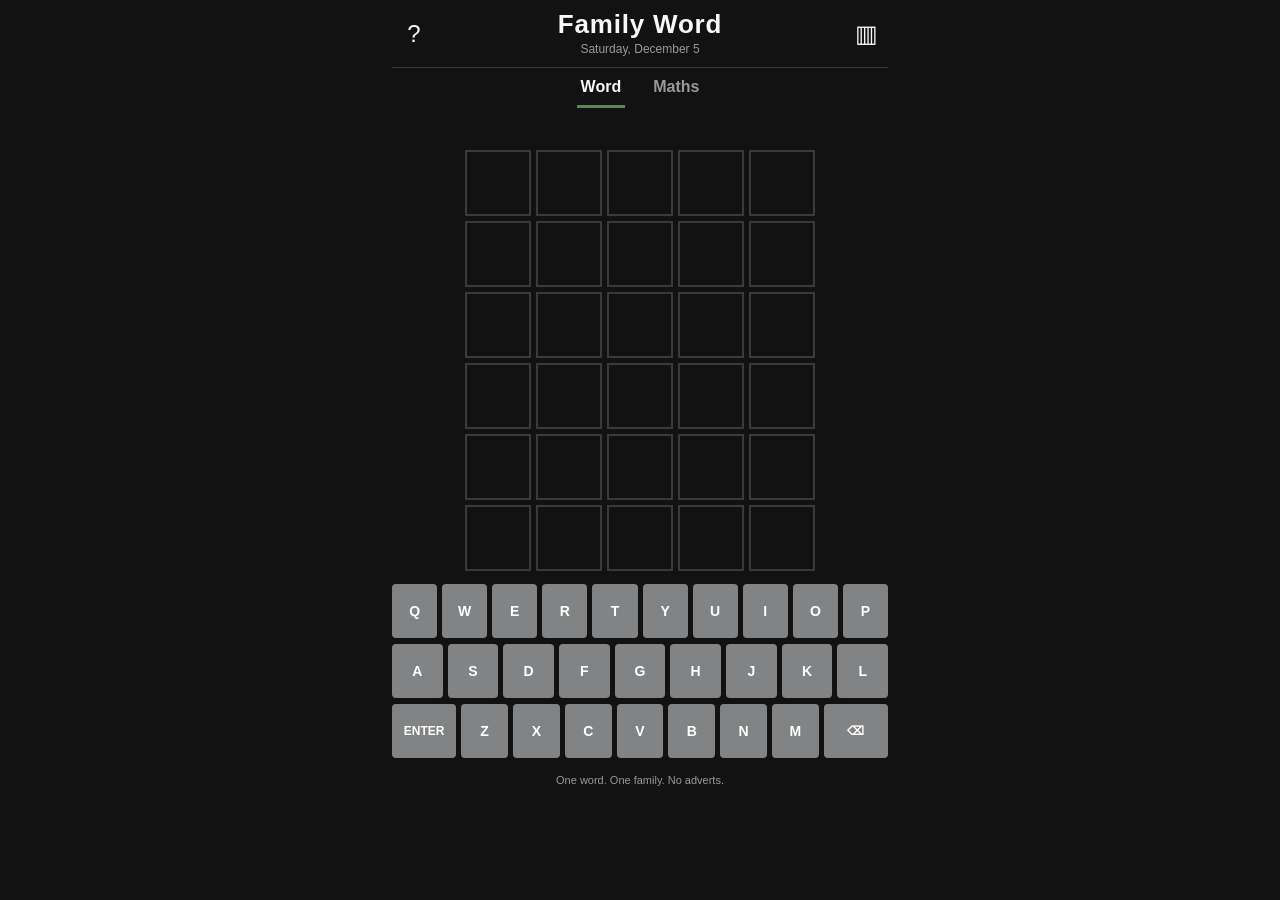
<file: index.html>
<!doctype html>
<html lang="en">
<head>
  <meta charset="utf-8" />
  <meta name="viewport" content="width=device-width,initial-scale=1,viewport-fit=cover" />
  <meta name="theme-color" content="#121213" />
  <title>Family Word</title>
  <link rel="stylesheet" href="styles.css" />
</head>
<body>
  <main class="app">
    <header class="topbar">
      <button id="helpBtn" class="icon-btn" aria-label="How to play">?</button>
      <div>
        <h1>Family Word</h1>
        <p id="dayLabel" class="subtitle"></p>
      </div>
      <button id="statsBtn" class="icon-btn" aria-label="Statistics">▥</button>
    </header>

    <nav class="game-nav" aria-label="Daily games">
      <a href="./" aria-current="page">Word</a><a href="maths.html">Maths</a>
    </nav>
    <section id="message" class="message" aria-live="polite"></section>
    <section id="board" class="board" aria-label="Word grid"></section>
    <section id="keyboard" class="keyboard" aria-label="Keyboard"></section>

    <footer>
      <button id="shareBtn" class="primary hidden">Share result</button>
      <p class="footer-note">One word. One family. No adverts.</p>
    </footer>
  </main>

  <dialog id="helpDialog">
    <form method="dialog" class="modal">
      <button class="close" aria-label="Close">×</button>
      <h2>How to play</h2>
      <p>Guess the five-letter word in six tries.</p>
      <p><span class="sample correct">A</span> right letter, right place.</p>
      <p><span class="sample present">E</span> right letter, wrong place.</p>
      <p><span class="sample absent">R</span> not in the word.</p>
      <p>Everyone gets the same word each day.</p>
    </form>
  </dialog>

  <dialog id="statsDialog">
    <form method="dialog" class="modal">
      <button class="close" aria-label="Close">×</button>
      <h2>Your stats</h2>
      <div class="stats">
        <div><strong id="played">0</strong><span>Played</span></div>
        <div><strong id="winPct">0</strong><span>Win %</span></div>
        <div><strong id="streak">0</strong><span>Streak</span></div>
        <div><strong id="maxStreak">0</strong><span>Max</span></div>
      </div>
    </form>
  </dialog>

  <script src="words.js"></script>
  <script src="app.js"></script>
</body>
</html>
</file>
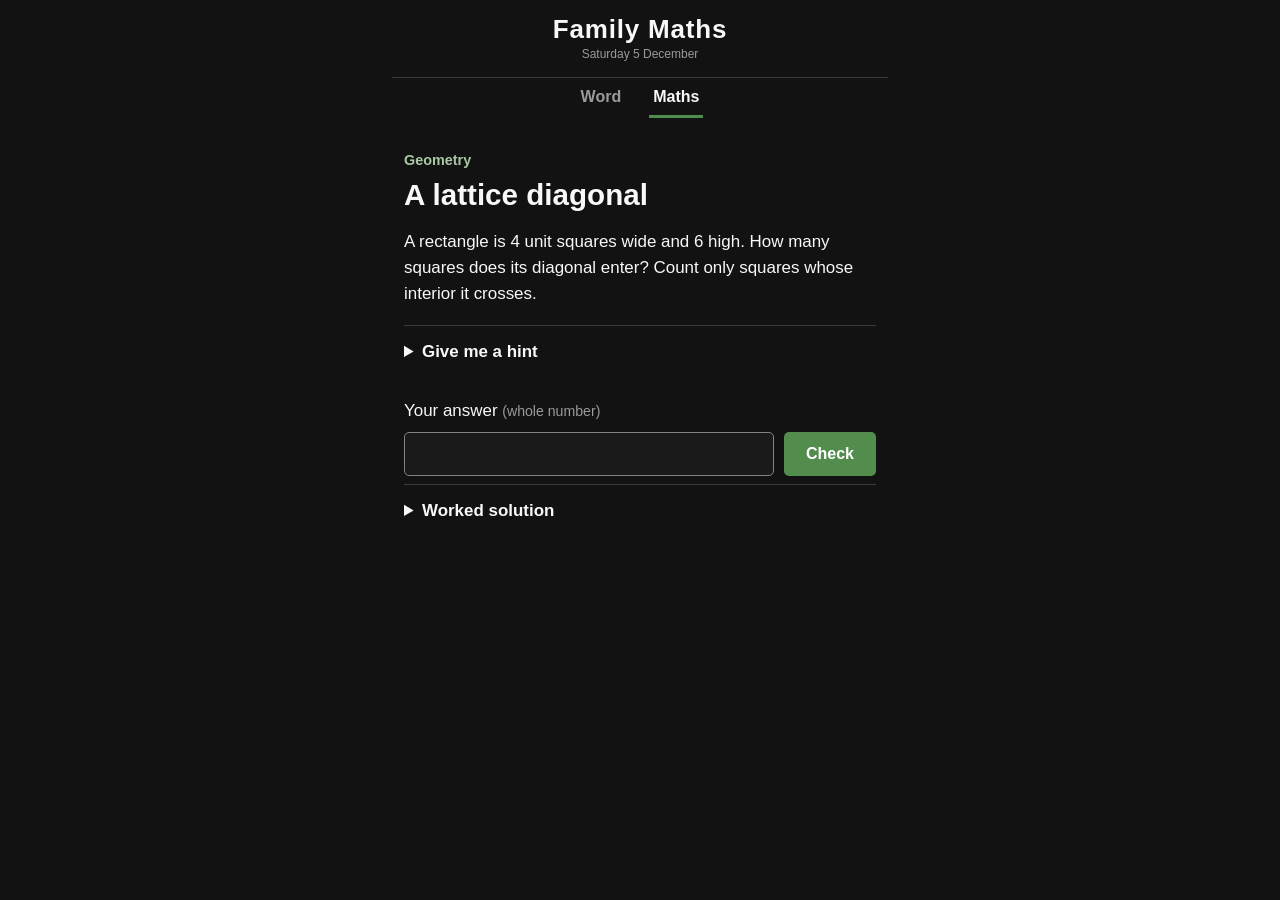
<file: maths.html>
<!doctype html>
<html lang="en-GB">
<head>
  <meta charset="utf-8">
  <meta name="viewport" content="width=device-width, initial-scale=1,viewport-fit=cover">
  <meta name="theme-color" content="#121213">
  <title>Family Maths</title>
  <link rel="stylesheet" href="styles.css">
</head>
<body>
  <main class="app">
    <header class="maths-header"><h1>Family Maths</h1><p id="date" class="subtitle"></p></header>
    <nav class="game-nav" aria-label="Daily games">
      <a href="./">Word</a><a href="maths.html" aria-current="page">Maths</a>
    </nav>
    <article class="challenge">
      <p id="topic" class="topic"></p>
      <h2 id="title"></h2>
      <p id="question"></p>
      <details><summary>Give me a hint</summary><p id="hint"></p></details>
      <form id="answer-form">
        <label for="answer">Your answer <small>(whole number)</small></label>
        <div class="entry"><input id="answer" inputmode="numeric" required autocomplete="off"><button class="primary">Check</button></div>
      </form>
      <p id="feedback" role="status"></p>
      <details id="working"><summary>Worked solution</summary><p id="solution"></p></details>
      <aside id="stretch" hidden><h3>Take it further</h3><p id="extension"></p></aside>
    </article>
  </main>
  <script src="challenges.js"></script>
  <script src="maths.js"></script>
</body>
</html>
</file>
<file: styles.css>
:root {
  color-scheme: dark;
  --bg:#121213; --panel:#1a1a1b; --text:#f8f8f8; --muted:#9a9a9c;
  --border:#3a3a3c; --key:#818384; --correct:#538d4e; --present:#b59f3b; --absent:#3a3a3c;
}
*{box-sizing:border-box}
html,body{margin:0;min-height:100%;background:var(--bg);color:var(--text);font-family:Arial,Helvetica,sans-serif}
body{display:flex;justify-content:center}
.app{width:min(100%,520px);min-height:100dvh;display:flex;flex-direction:column;padding:env(safe-area-inset-top) 12px env(safe-area-inset-bottom)}
.topbar{height:68px;border-bottom:1px solid var(--border);display:grid;grid-template-columns:44px 1fr 44px;align-items:center;text-align:center}
h1{font-size:26px;line-height:1;margin:0;letter-spacing:.8px}.subtitle{margin:5px 0 0;font-size:12px;color:var(--muted)}
.icon-btn,.close{border:0;background:transparent;color:var(--text);font-size:24px;cursor:pointer}.icon-btn{width:44px;height:44px}
.message{height:42px;display:flex;align-items:center;justify-content:center;font-weight:700;font-size:14px}
.board{width:min(350px,92vw);margin:0 auto;display:grid;grid-template-rows:repeat(6,1fr);gap:5px;flex:1;max-height:420px;min-height:300px}
.row{display:grid;grid-template-columns:repeat(5,1fr);gap:5px}.tile{aspect-ratio:1;border:2px solid var(--border);display:flex;align-items:center;justify-content:center;font-size:clamp(26px,7vw,34px);font-weight:800;text-transform:uppercase;user-select:none}.tile.filled{border-color:#565758}.tile.correct{background:var(--correct);border-color:var(--correct)}.tile.present{background:var(--present);border-color:var(--present)}.tile.absent{background:var(--absent);border-color:var(--absent)}
.keyboard{margin:14px auto 8px;width:100%;display:flex;flex-direction:column;gap:6px}.key-row{display:flex;justify-content:center;gap:5px}.key{height:54px;min-width:0;flex:1;border:0;border-radius:4px;background:var(--key);color:#fff;font-weight:800;font-size:14px;cursor:pointer;text-transform:uppercase}.key.wide{flex:1.5;font-size:12px}.key.correct{background:var(--correct)}.key.present{background:var(--present)}.key.absent{background:var(--absent)}
footer{text-align:center;padding-bottom:8px}.primary{border:0;border-radius:5px;padding:13px 22px;background:var(--correct);color:white;font-size:16px;font-weight:800;cursor:pointer}.hidden{display:none}.footer-note{font-size:11px;color:var(--muted);margin:8px 0}
dialog{border:0;border-radius:8px;background:var(--panel);color:var(--text);max-width:420px;width:calc(100% - 32px);padding:0}dialog::backdrop{background:#000b}.modal{padding:24px;position:relative}.modal h2{margin-top:0}.close{position:absolute;right:12px;top:8px}.sample{display:inline-flex;width:32px;height:32px;align-items:center;justify-content:center;font-weight:800;margin-right:8px}.sample.correct{background:var(--correct)}.sample.present{background:var(--present)}.sample.absent{background:var(--absent)}
.stats{display:grid;grid-template-columns:repeat(4,1fr);gap:10px;text-align:center}.stats div{display:flex;flex-direction:column}.stats strong{font-size:28px}.stats span{font-size:11px;color:var(--muted)}
@media(max-height:700px){.topbar{height:56px}.message{height:30px}.keyboard{margin-top:8px}.key{height:48px}.board{max-height:350px}}

.game-nav {display:flex;justify-content:center;gap:1.5rem}
.game-nav a {padding:.6rem .25rem;color:var(--muted);text-decoration:none;font-weight:700}
.game-nav [aria-current] {color:var(--text);border-bottom:3px solid var(--correct)}
.maths-header {padding:16px;text-align:center;border-bottom:1px solid var(--border)}
.challenge {padding:1rem .75rem 2rem;font-size:1.06rem;line-height:1.55}
.challenge h2 {margin:.25rem 0;font-size:1.85rem;line-height:1.2}
.topic {color:#aac7a6;font-size:.9rem;font-weight:bold;margin-bottom:.35rem}
.challenge details,.challenge aside {border-top:1px solid var(--border);padding:.8rem 0}
.challenge summary {cursor:pointer;font-weight:bold}
.challenge form {margin:1.3rem 0 .5rem}
.entry {display:flex;gap:.6rem;margin-top:.45rem}
.entry input {min-width:0;flex:1;font:inherit;padding:.5rem;color:var(--text);background:var(--panel);border:1px solid var(--key);border-radius:5px}
.challenge small {color:var(--muted)}
.challenge h3 {margin:.35rem 0}
#feedback:empty {display:none}
</file>
